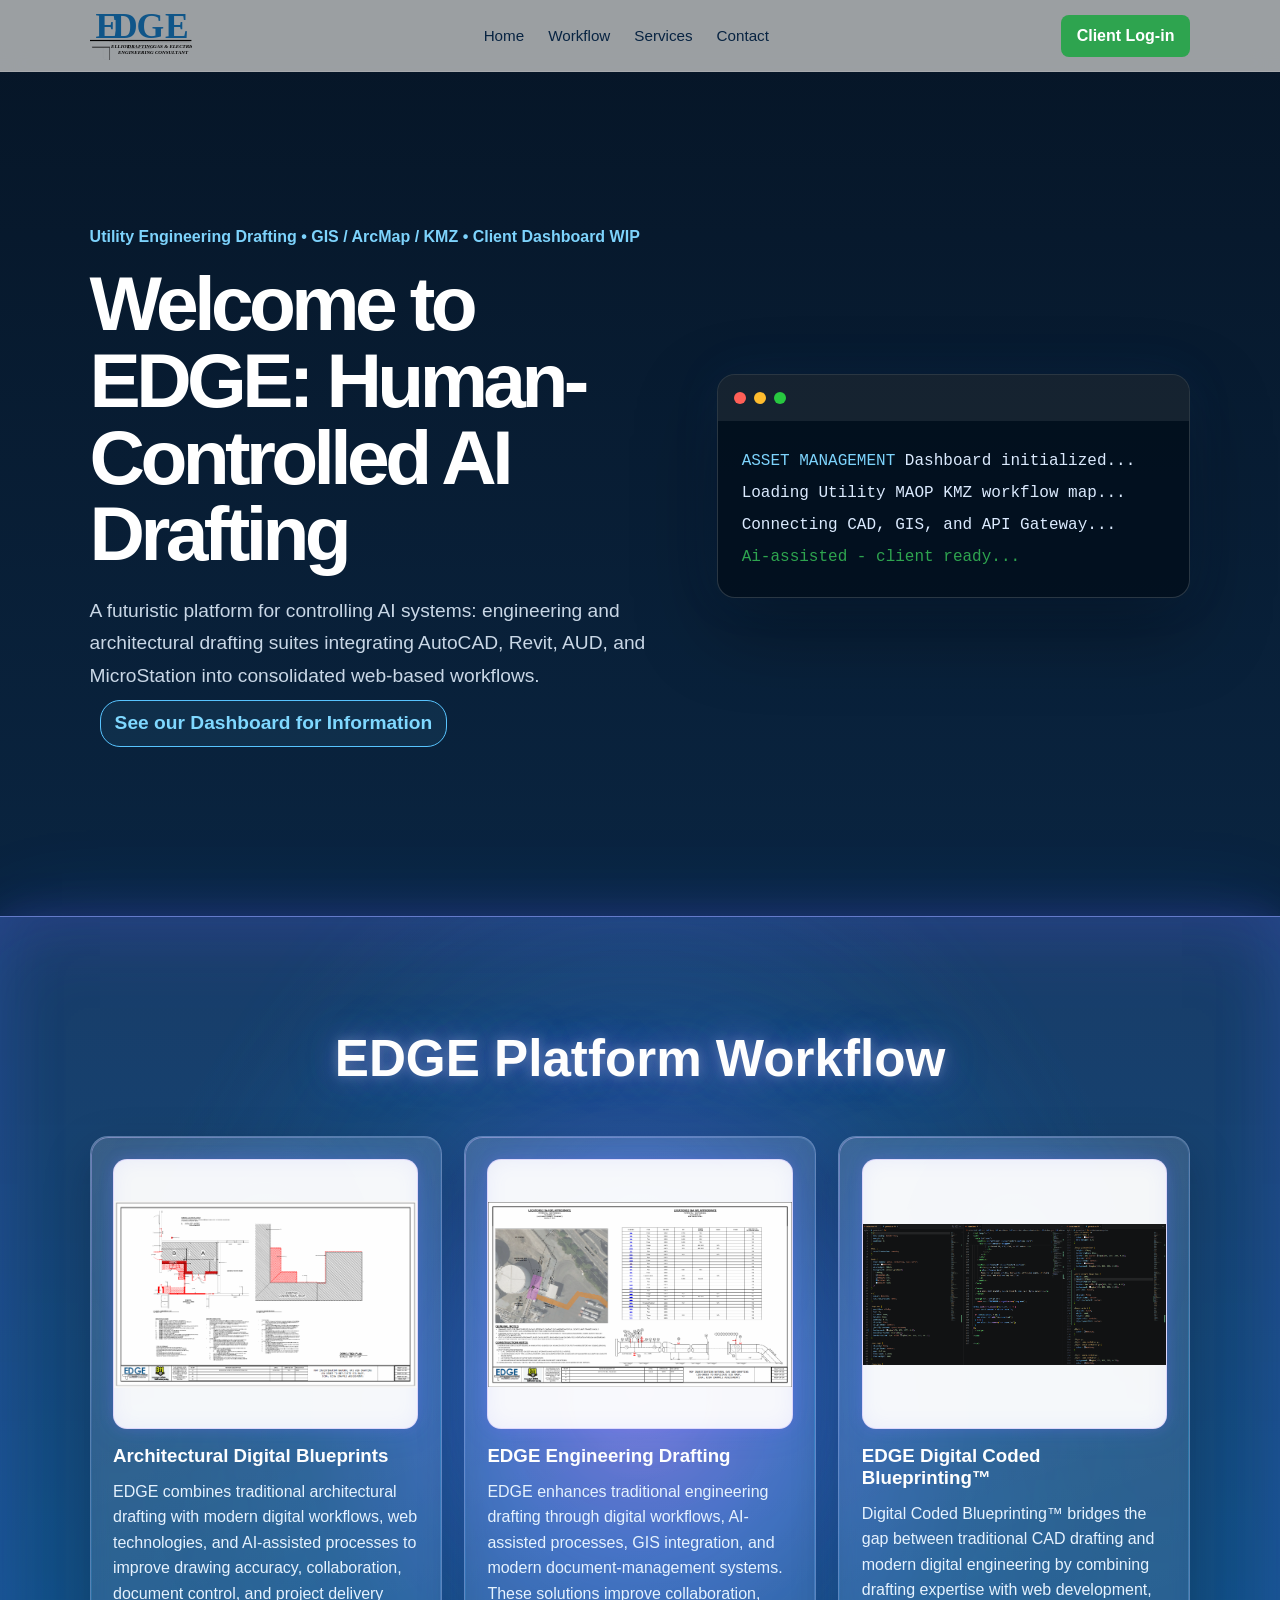
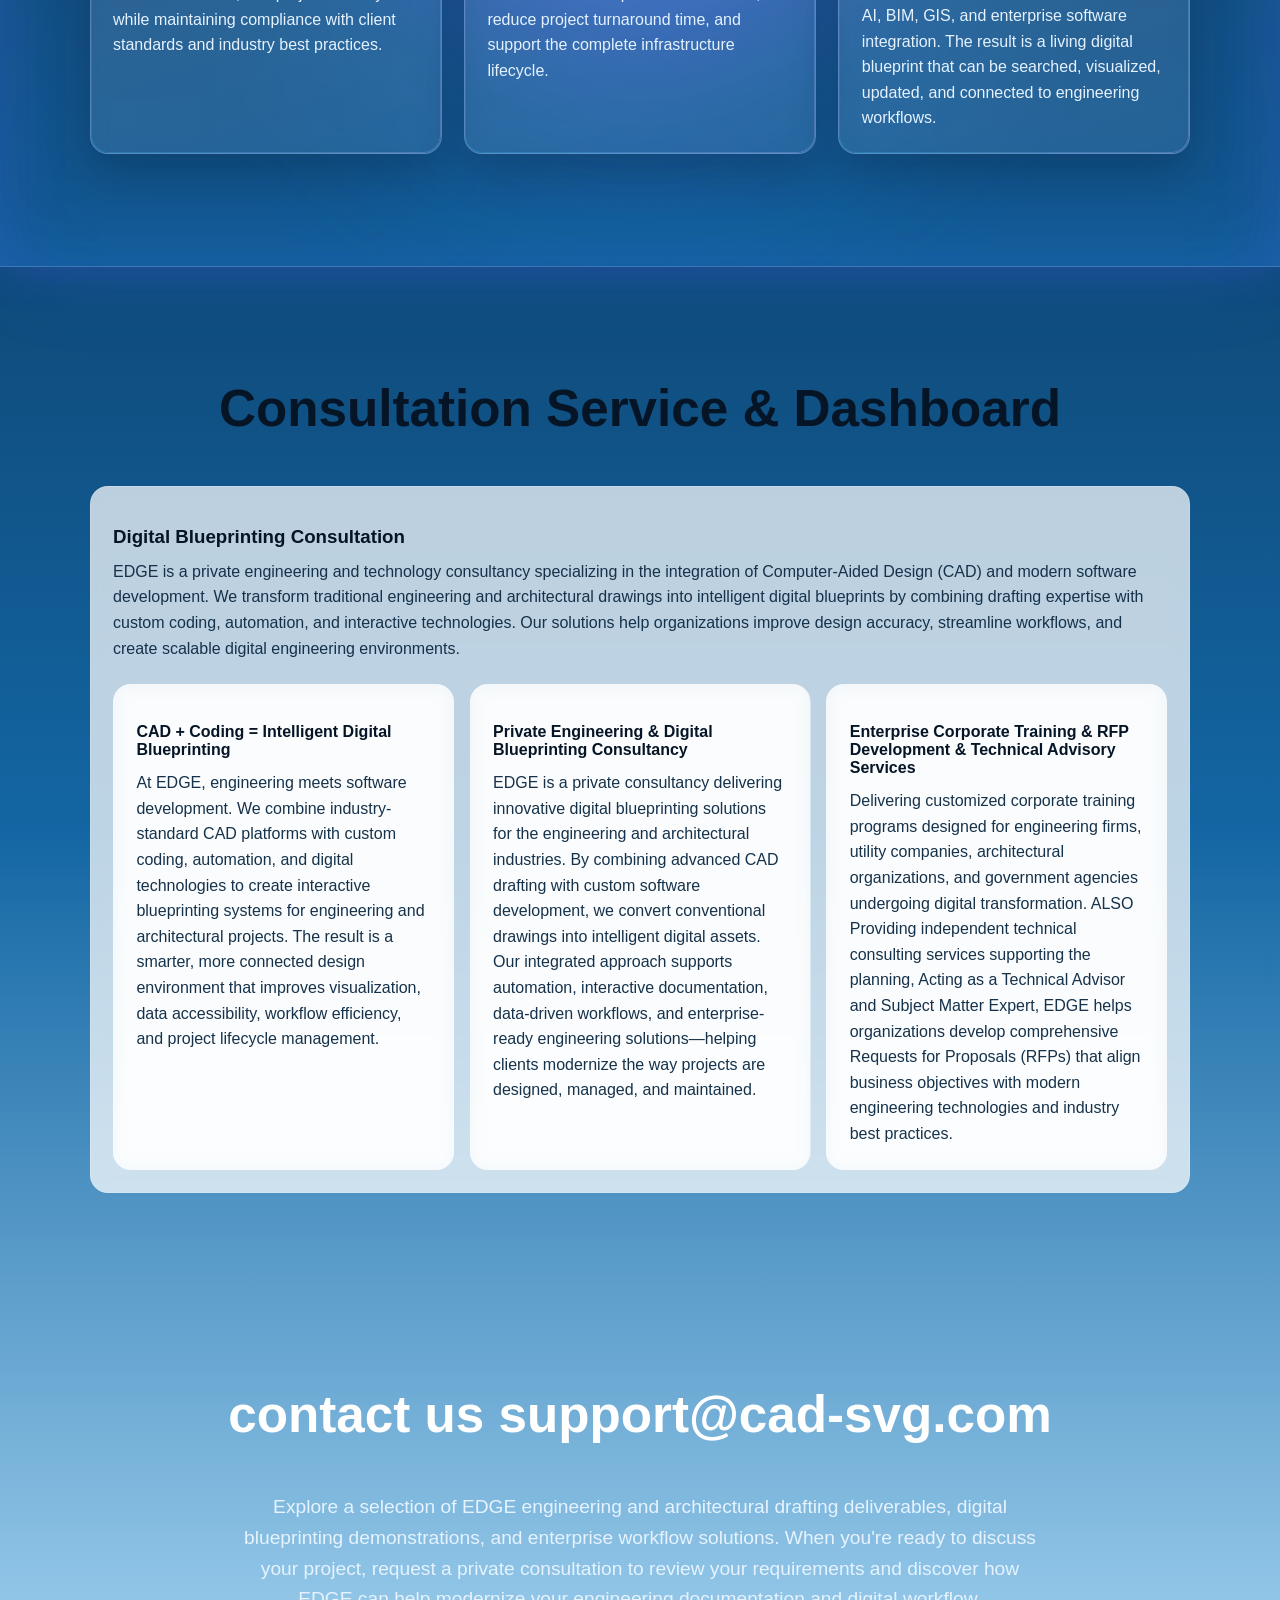
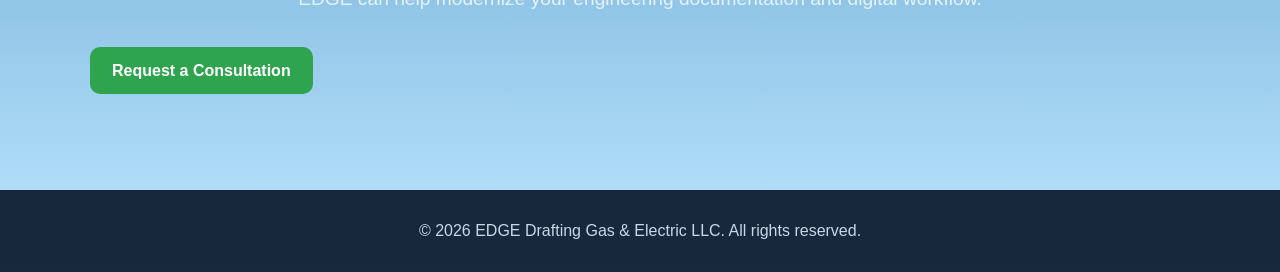
<file: index.html>
<!DOCTYPE html>
<html lang="en">
<head>
  <meta charset="UTF-8" />

  <meta
    name="viewport"
    content="width=device-width, initial-scale=1.0"
  />

  <title>EDGE Welcome Page</title>

  <link
    rel="stylesheet"
    href="style/general.css"
  />



</head>

<body>

  <!-- ==================================================
       TOP NAVIGATION
  =================================================== -->
  <header class="top-nav">

    <div class="nav-logo">
      <img
        src="icon/Logo3.svg"
        alt="EDGE logo"
      />
    </div>

    <nav class="nav-links" aria-label="Main navigation">
      <a href="#home">Home</a>
      <a href="#workflow">Workflow</a>
      <a href="#services">Services</a>
      <a href="#contact">Contact</a>
    </nav>

<div class="nav-actions">
  <a href="pages/login.html" class="register">
    Client Log-in
  </a>
</div>

  </header>


  <!-- ==================================================
       MAIN PAGE
  =================================================== -->
  <main id="home">

    <!-- HERO SECTION -->
    <section class="hero">

      <div class="hero-text">

        <p class="eyebrow">
          Utility Engineering Drafting • GIS / ArcMap / KMZ •
          Client Dashboard WIP
        </p>

        <h1>
          Welcome to EDGE:
          Human-Controlled AI Drafting
        </h1>

        <p class="hero-description">
  A futuristic platform for controlling AI systems:
  engineering and architectural drafting suites integrating
  AutoCAD, Revit, AUD, and MicroStation into consolidated
  web-based workflows.
  <a href="https://cad-svg.com/dashboard/"
     target="_blank"
     rel="noopener noreferrer"
     class="dashboard-inline-link">
     See our Dashboard for Information
  </a>
</p>

  

      </div>


      <!-- HERO TERMINAL CARD -->
      <div class="hero-card">

        <div class="card-header">
          <span></span>
          <span></span>
          <span></span>
        </div>

        <div class="code-box">

          <p>
            <span>ASSET MANAGEMENT</span>
            Dashboard initialized...
          </p>

          <p>
            Loading Utility MAOP KMZ workflow map...
          </p>

          <p>
            Connecting CAD, GIS, and API Gateway...
          </p>

          <p class="success">
            Ai-assisted - client ready...
          </p>

        </div>

      </div>

    </section>


    <!-- ==================================================
         WORKFLOW SECTION WITH GLOW
    =================================================== -->
    <section
      id="workflow"
      class="content-section workflow-glow"
    >

      <h2>EDGE Platform Workflow</h2>

      <div class="box-grid">

        <!-- ARCHITECTURE CARD -->
        <article class="info-box">

          <div class="architecture-image-box">

            <img
              class="image-arch-1"
              src="images/A1_arch1_[pdf].png"
              alt="EDGE architectural digital blueprint"
            />

          </div>

          <h3>
            Architectural Digital Blueprints
          </h3>

          <p>
            EDGE combines traditional architectural drafting with
            modern digital workflows, web technologies, and
            AI-assisted processes to improve drawing accuracy,
            collaboration, document control, and project delivery
            while maintaining compliance with client standards and
            industry best practices.
          </p>

        </article>


        <!-- ENGINEERING CARD -->
        <article class="info-box">

          <div class="engineering-image-box">

            <img
              class="image-engineer-1"
              src="images/B1_Ngas2[pdf].png"
              alt="EDGE engineering drafting"
            />

          </div>

          <h3>
            EDGE Engineering Drafting
          </h3>

          <p>
            EDGE enhances traditional engineering drafting through
            digital workflows, AI-assisted processes, GIS
            integration, and modern document-management systems.
            These solutions improve collaboration, reduce project
            turnaround time, and support the complete infrastructure
            lifecycle.
          </p>

        </article>


        <!-- CODED BLUEPRINTING CARD -->
        <article class="info-box">

          <div class="coder-image-box">

            <img
              class="image-coder-1"
              src="images/1_coder.png"
              alt="EDGE Digital Coded Blueprinting"
            />

          </div>

          <h3>
            EDGE Digital Coded Blueprinting™
          </h3>

          <p>
            Digital Coded Blueprinting™ bridges the gap between
            traditional CAD drafting and modern digital engineering
            by combining drafting expertise with web development,
            AI, BIM, GIS, and enterprise software integration.
            The result is a living digital blueprint that can be
            searched, visualized, updated, and connected to
            engineering workflows.
          </p>

        </article>

      </div>

    </section>


    <!-- ==================================================
         SERVICES SECTION
    =================================================== -->
    <section
      id="services"
      class="content-section light"
    >

    <h2>
  <a href="https://cad-svg.com/dashboard/" 
     target="_blank" 
     rel="noopener noreferrer"
     class="dashboard-link">
    Consultation Service &amp; Dashboard
  </a>
</h2>
      <div class="container-wrapper">

        <div class="main-container">

          <h3>Digital Blueprinting Consultation</h3>

          <p>
           EDGE is a private engineering and technology consultancy specializing in the integration of Computer-Aided Design (CAD) and modern software development. We transform traditional engineering and architectural drawings into intelligent digital blueprints by combining drafting expertise with custom coding, automation, and interactive technologies. Our solutions help organizations improve design accuracy, streamline workflows, and create scalable digital engineering environments.
          </p>

          <div class="sub-container-row">

            <div class="sub-container">

              <h4>CAD + Coding = Intelligent Digital Blueprinting</h4>

              <p>
           At EDGE, engineering meets software development. We combine industry-standard CAD platforms with custom coding, automation, and digital technologies to create interactive blueprinting systems for engineering and architectural projects. The result is a smarter, more connected design environment that improves visualization, data accessibility, workflow efficiency, and project lifecycle management.
              </p>

            </div>


            <div class="sub-container">

              <h4>Private Engineering & Digital Blueprinting Consultancy</h4>

              <p>
            EDGE is a private consultancy delivering innovative digital blueprinting solutions for the engineering and architectural industries. By combining advanced CAD drafting with custom software development, we convert conventional drawings into intelligent digital assets. Our integrated approach supports automation, interactive documentation, data-driven workflows, and enterprise-ready engineering solutions—helping clients modernize the way projects are designed, managed, and maintained.
              </p>

            </div>


            <div class="sub-container">

              <h4>Enterprise Corporate Training & RFP Development & Technical Advisory Services</h4>

              <p>
               Delivering customized corporate training programs designed for engineering firms, utility companies, architectural organizations, and government agencies undergoing digital transformation. ALSO Providing independent technical consulting services supporting the planning, Acting as a Technical Advisor and Subject Matter Expert, EDGE helps organizations develop comprehensive Requests for Proposals (RFPs) that align business objectives with modern engineering technologies and industry best practices.
              </p>

            </div>

          </div>

        </div>

      </div>

    </section>


    <!-- ==================================================
         CONTACT SECTION
    =================================================== -->
    <section
      id="contact"
      class="content-section"
    >

      <h2>contact us support@cad-svg.com </h2>

<p class="center-text">
Explore a selection of EDGE engineering and architectural drafting
deliverables, digital blueprinting demonstrations, and enterprise workflow
solutions. When you're ready to discuss your project, request a private
consultation to review your requirements and discover how EDGE can help
modernize your engineering documentation and digital workflow.
</p>

<div class="hero-buttons">
  <a href="#contact-form" class="primary-btn">
    Request a Consultation
  </a>
</div>

    </section>

  </main>


  <!-- ==================================================
       FOOTER
  =================================================== -->
  <footer>

    <p>
      © 2026 EDGE Drafting Gas &amp; Electric LLC.
      All rights reserved.
    </p>

  </footer>


  <!-- GSAP -->
  <script
    src="https://cdn.jsdelivr.net/npm/gsap@3.12.5/dist/gsap.min.js"
  ></script>


  <!-- ==================================================
       PAGE JAVASCRIPT
  =================================================== -->
  <script>
    document.addEventListener("DOMContentLoaded", () => {
      const nav = document.querySelector(".top-nav");
      const workflow = document.querySelector(".workflow-glow");
      const workflowCards = document.querySelectorAll(
        ".workflow-glow .info-box"
      );

      /*
       * Navigation background after scrolling
       */
      window.addEventListener("scroll", () => {
        if (!nav) {
          return;
        }

        if (window.scrollY > 80) {
          nav.classList.add("nav-scrolled");
        } else {
          nav.classList.remove("nav-scrolled");
        }
      });


      if (!workflow) {
        return;
      }


      /*
       * Mouse-following workflow glow
       */
      workflow.addEventListener("mousemove", (event) => {
        const bounds = workflow.getBoundingClientRect();

        const mouseX = event.clientX - bounds.left;
        const mouseY = event.clientY - bounds.top;

        workflow.style.setProperty(
          "--mouse-x",
          `${mouseX}px`
        );

        workflow.style.setProperty(
          "--mouse-y",
          `${mouseY}px`
        );
      });


      /*
       * Return the glow to the center when
       * the pointer leaves the workflow section
       */
      workflow.addEventListener("mouseleave", () => {
        workflow.style.setProperty("--mouse-x", "50%");
        workflow.style.setProperty("--mouse-y", "50%");
      });


      /*
       * Stop the GSAP animation code if the
       * GSAP CDN did not load
       */
      if (typeof gsap === "undefined") {
        console.warn("GSAP did not load.");
        return;
      }


      /*
       * Fade in workflow section
       */
      gsap.fromTo(
        workflow,
        {
          opacity: 0.92
        },
        {
          opacity: 1,
          duration: 1.4,
          ease: "power2.out"
        }
      );


      /*
       * Slow background movement
       */
      gsap.to(workflow, {
        backgroundPosition: "55% 45%",
        duration: 5,
        repeat: -1,
        yoyo: true,
        ease: "sine.inOut"
      });


      /*
       * Animate cards into position
       */
      gsap.fromTo(
        workflowCards,
        {
          y: 35,
          opacity: 0
        },
        {
          y: 0,
          opacity: 1,
          duration: 0.85,
          stagger: 0.14,
          ease: "power3.out"
        }
      );
    });
  </script>

</body>
</html>
</file>
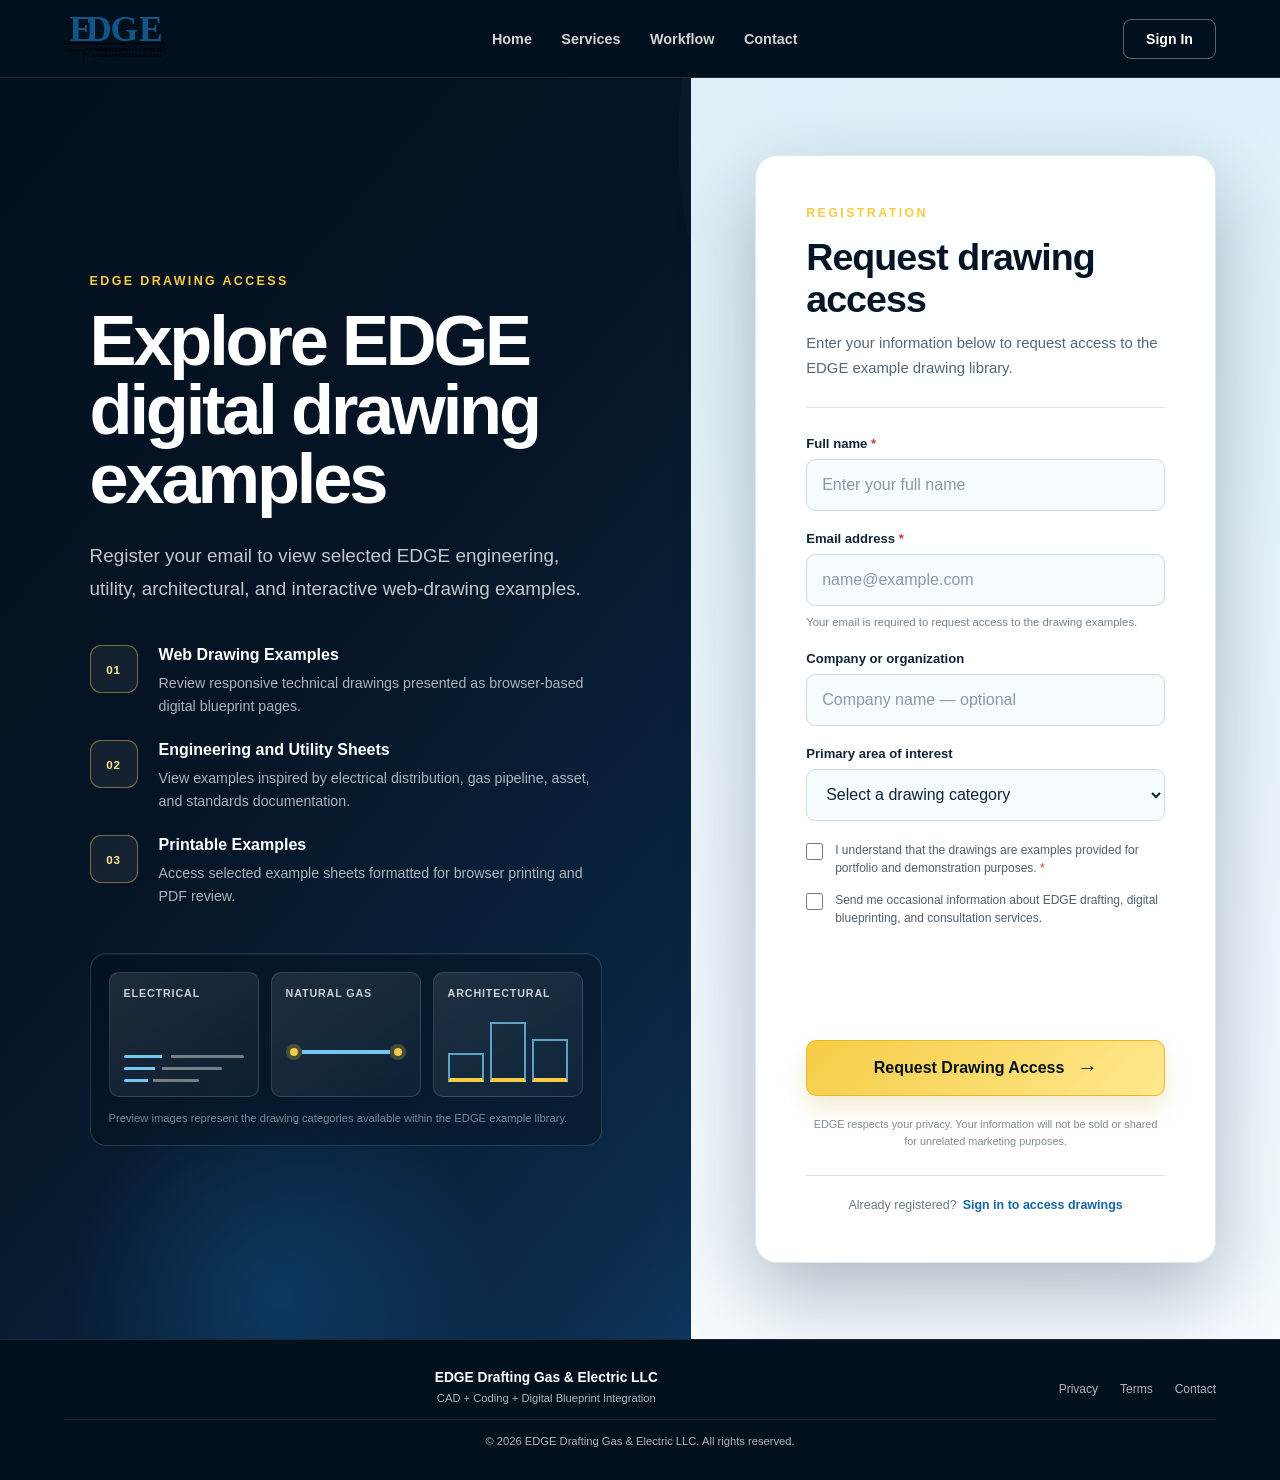
<file: pages/register.html>
<!DOCTYPE html>
<html lang="en">

<head>
  <meta charset="UTF-8">

  <meta
    name="viewport"
    content="width=device-width, initial-scale=1.0"
  >

  <meta
    name="description"
    content="Register for access to EDGE example engineering, utility, and architectural web drawings."
  >

  <title>Register | EDGE Drafting</title>

 <link rel="stylesheet" href="../style/general.css">
<link rel="stylesheet" href="../style/general-register.css">

  <!-- Cloudflare Turnstile -->
  <script
    src="https://challenges.cloudflare.com/turnstile/v0/api.js"
    async
    defer
  ></script>
</head>

<body>

  <!-- =========================================
       HEADER
  ========================================== -->
  <header class="top-nav">

    <div class="nav-logo">
      <img
        src="../icon/Logo3.svg"
        alt="EDGE logo"
      >
    </div>

  <nav class="nav-links" aria-label="Main navigation">
  <a href="../index.html">Home</a>
  <a href="../index.html#services">Services</a>
  <a href="../index.html#workflow">Workflow</a>
  <a href="../index.html#contact">Contact</a>
</nav>

<a class="sign-in-link" href="login.html">
  Sign In
</a>

  </header>


  <!-- =========================================
       MAIN REGISTRATION AREA
  ========================================== -->
  <main class="registration-page">

    <!-- =========================================
         LEFT INFORMATION PANEL
    ========================================== -->
    <section class="information-panel">

      <div class="information-content">

        <p class="eyebrow">
          EDGE Drawing Access
        </p>

        <h1>
          Explore EDGE digital drawing examples
        </h1>

        <p class="intro-text">
          Register your email to view selected EDGE engineering,
          utility, architectural, and interactive web-drawing
          examples.
        </p>


        <!-- ACCESS LIST -->
        <div class="access-list">

          <article class="access-item">

            <div
              class="access-icon"
              aria-hidden="true"
            >
              01
            </div>

            <div>
              <h2>Web Drawing Examples</h2>

              <p>
                Review responsive technical drawings presented as
                browser-based digital blueprint pages.
              </p>
            </div>

          </article>


          <article class="access-item">

            <div
              class="access-icon"
              aria-hidden="true"
            >
              02
            </div>

            <div>
              <h2>Engineering and Utility Sheets</h2>

              <p>
                View examples inspired by electrical distribution,
                gas pipeline, asset, and standards documentation.
              </p>
            </div>

          </article>


          <article class="access-item">

            <div
              class="access-icon"
              aria-hidden="true"
            >
              03
            </div>

            <div>
              <h2>Printable Examples</h2>

              <p>
                Access selected example sheets formatted for browser
                printing and PDF review.
              </p>
            </div>

          </article>

        </div>


        <!-- DRAWING PREVIEW -->
        <div class="drawing-preview">

          <div class="preview-grid">

            <!-- ELECTRICAL -->
            <div class="preview-card">

              <span class="preview-label">
                Electrical
              </span>

              <div class="drawing-lines">
                <span></span>
                <span></span>
                <span></span>
              </div>

            </div>


            <!-- NATURAL GAS -->
            <div class="preview-card">

              <span class="preview-label">
                Natural Gas
              </span>

              <div class="pipeline-preview">
                <span class="pipeline-node"></span>
                <span class="pipeline-line"></span>
                <span class="pipeline-node"></span>
              </div>

            </div>


            <!-- ARCHITECTURAL -->
            <div class="preview-card">

              <span class="preview-label">
                Architectural
              </span>

              <div class="building-preview">
                <span></span>
                <span></span>
                <span></span>
              </div>

            </div>

          </div>

          <p class="preview-note">
            Preview images represent the drawing categories available
            within the EDGE example library.
          </p>

        </div>

      </div>

    </section>


    <!-- =========================================
         RIGHT REGISTRATION FORM
    ========================================== -->
    <section class="form-panel">

      <div class="registration-card">

        <div class="form-heading">

          <p class="form-eyebrow">
            Registration
          </p>

          <h2>
            Request drawing access
          </h2>

          <p>
            Enter your information below to request access to the EDGE
            example drawing library.
          </p>

        </div>


        <!-- =========================================
             REGISTRATION FORM
        ========================================== -->
        <form
          id="edge-registration-form"
          class="registration-form"
          method="post"
        >

          <!-- FULL NAME -->
          <div class="form-group">

            <label for="full-name">
              Full name
              <span class="required">*</span>
            </label>

            <input
              type="text"
              id="full-name"
              name="full_name"
              placeholder="Enter your full name"
              autocomplete="name"
              maxlength="100"
              required
            >

          </div>


          <!-- EMAIL -->
          <div class="form-group">

            <label for="email">
              Email address
              <span class="required">*</span>
            </label>

            <input
              type="email"
              id="email"
              name="email"
              placeholder="name@example.com"
              autocomplete="email"
              maxlength="254"
              required
            >

            <small>
              Your email is required to request access to the drawing
              examples.
            </small>

          </div>


          <!-- COMPANY -->
          <div class="form-group">

            <label for="company">
              Company or organization
            </label>

            <input
              type="text"
              id="company"
              name="company"
              placeholder="Company name — optional"
              autocomplete="organization"
              maxlength="150"
            >

          </div>


          <!-- INTEREST -->
          <div class="form-group">

            <label for="interest">
              Primary area of interest
            </label>

            <select
              id="interest"
              name="interest"
            >

              <option value="">
                Select a drawing category
              </option>

              <option value="electrical">
                Electrical and utility standards
              </option>

              <option value="natural-gas">
                Natural gas pipeline drawings
              </option>

              <option value="architectural">
                Architectural drafting
              </option>

              <option value="digital-blueprinting">
                Digital coded blueprinting
              </option>

              <option value="training">
                Corporate training and documentation
              </option>

              <option value="other">
                Other
              </option>

            </select>

          </div>


<!-- ACCESS TERMS -->
<label class="checkbox-row">
  <input
    type="checkbox"
    id="access-terms"
    name="access_terms"
    required
  >

  <span>
    I understand that the drawings are examples provided
    for portfolio and demonstration purposes.
    <span class="required">*</span>
  </span>
</label>

<!-- OPTIONAL MARKETING CONSENT -->
<label class="checkbox-row optional-checkbox">
  <input
    type="checkbox"
    id="project-updates"
    name="project_updates"
  >

  <span>
    Send me occasional information about EDGE drafting,
    digital blueprinting, and consultation services.
  </span>
</label>




          <!-- CLOUDFLARE TURNSTILE -->
          <div class="turnstile-container">

            <div
              class="cf-turnstile"
              data-sitekey="0x4AAAAAAD-e4mvOnVIg5WvD"
              data-theme="light"
            ></div>

          </div>


          <!-- SUCCESS OR ERROR MESSAGE -->
          <div
            id="registration-message"
            class="registration-message"
            role="status"
            aria-live="polite"
          ></div>


          <!-- SUBMIT BUTTON -->
          <button
            id="register-button"
            class="register-button"
            type="submit"
          >

            <span class="button-text">
              Request Drawing Access
            </span>

            <span
              class="button-arrow"
              aria-hidden="true"
            >
              →
            </span>

          </button>


          <p class="privacy-message">
            EDGE respects your privacy. Your information will not be
            sold or shared for unrelated marketing purposes.
          </p>

        </form>


        <!-- SIGN-IN MESSAGE -->
        <div class="sign-in-message">

          <span>
            Already registered?
          </span>

          <a href="login.html">
            Sign in to access drawings
          </a>

        </div>

      </div>

    </section>

  </main>


  <!-- =========================================
       FOOTER
  ========================================== -->
  <footer class="site-footer">

    <div class="footer-brand">

      <strong>
        EDGE Drafting Gas &amp; Electric LLC
      </strong>

      <span>
        CAD + Coding + Digital Blueprint Integration
      </span>

    </div>

<div class="footer-links">
  <a href="privacy.html">Privacy</a>
  <a href="terms.html">Terms</a>
  <a href="../index.html#contact">Contact</a>
</div>

    <p class="copyright">
      &copy; 2026 EDGE Drafting Gas &amp; Electric LLC.
      All rights reserved.
    </p>

  </footer>


  <!-- =========================================
       CLOUDFLARE WORKER FORM SUBMISSION
  ========================================== -->
<script>
  const registrationForm =
    document.getElementById("edge-registration-form");

  const registrationMessage =
    document.getElementById("registration-message");

  const registerButton =
    document.getElementById("register-button");

  const buttonText =
    registerButton.querySelector(".button-text");

  registrationForm.addEventListener("submit", async function (event) {
    event.preventDefault();

    registrationMessage.textContent = "";
    registrationMessage.className = "registration-message";

    const turnstileResponse =
      document.querySelector('[name="cf-turnstile-response"]');

    const turnstileToken =
      turnstileResponse?.value?.trim() || "";

    if (!turnstileToken) {
      registrationMessage.textContent =
        "Please complete the security verification.";

      registrationMessage.classList.add(
        "registration-message--error"
      );

      return;
    }

    const registrationData = {
      fullName:
        document.getElementById("full-name").value.trim(),

      email:
        document.getElementById("email").value.trim(),

      company:
        document.getElementById("company").value.trim(),

      interest:
        document.getElementById("interest").value,

      acceptedTerms:
        document.getElementById("access-terms").checked,

      marketingConsent:
        document.getElementById("project-updates").checked,

      turnstileToken
    };

    registerButton.disabled = true;
    buttonText.textContent = "Sending PIN...";

    try {
      const response = await fetch("/api/register", {
        method: "POST",

        headers: {
          "Content-Type": "application/json"
        },

        body: JSON.stringify(registrationData)
      });

      const responseText = await response.text();

      let result;

      try {
        result = JSON.parse(responseText);
      } catch {
        throw new Error(
          `The registration server returned an invalid response. HTTP ${response.status}.`
        );
      }

      if (!response.ok) {
        throw new Error(
          result.message ||
          `Registration failed with HTTP ${response.status}.`
        );
      }

      sessionStorage.setItem(
        "edgeVerificationEmail",
        registrationData.email
      );

      registrationMessage.textContent =
        result.message ||
        "Your verification PIN has been sent.";

      registrationMessage.classList.add(
        "registration-message--success"
      );

      window.setTimeout(() => {
        window.location.href =
          `/pages/verify.html?email=${encodeURIComponent(
            registrationData.email
          )}`;
      }, 900);

    } catch (error) {
      console.error("EDGE registration error:", error);

      registrationMessage.textContent =
        error.message ||
        "Registration could not be completed.";

      registrationMessage.classList.add(
        "registration-message--error"
      );

      if (window.turnstile) {
        window.turnstile.reset();
      }

    } finally {
      registerButton.disabled = false;
      buttonText.textContent = "Request Drawing Access";
    }
  });
</script>

</body>

</html>
</file>
<file: style/general.css>
/* =====================================================
   RESET
===================================================== */

* {
  box-sizing: border-box;
  margin: 0;
  padding: 0;
}

html {
  scroll-behavior: smooth;
}

body {
  min-height: 100vh;
  overflow-x: hidden;

  font-family: Arial, Helvetica, sans-serif;
  color: #ffffff;

  background: linear-gradient(
    180deg,
    #061526 0%,
    #0b2a4a 35%,
    #1366a3 70%,
    #bde7ff 100%
  );
}

a {
  color: inherit;
  text-decoration: none;
}

img {
  max-width: 100%;
}

.dashboard-link {
  color: inherit;
  text-decoration: none;
  transition: color 0.3s ease, text-shadow 0.3s ease;
}

.dashboard-link:hover {
  color: #ffd54a;
  text-shadow: 0 0 10px rgba(255, 213, 74, 0.8);
}

.dashboard-inline-link {
  display: inline-block;
  margin-left: 10px;
  margin-top: 8px;
  padding: 6px 14px;
  border: 1px solid #58c4ff;
  border-radius: 20px;
  color: #7fd8ff;
  background: rgba(88, 196, 255, 0.08);
  text-decoration: none;
  font-weight: 600;
  transition: all 0.3s ease;
}

.dashboard-inline-link:hover {
  color: #061526;
  background: #ffd54a;
  border-color: #ffd54a;
  box-shadow: 0 0 15px rgba(255, 213, 74, 0.7);
}

/* =====================================================
   TOP NAVIGATION
===================================================== */

.top-nav {
  position: sticky;
  top: 0;
  z-index: 1000;

  width: 100%;
  min-height: 72px;
  padding: 0 7%;

  display: flex;
  align-items: center;
  justify-content: space-between;
  gap: 2rem;

  background: rgba(172, 175, 177, 0.9);

  -webkit-backdrop-filter: blur(12px);
  backdrop-filter: blur(12px);

  border-bottom: 1px solid rgba(255, 255, 255, 0.12);

  transition:
    background 0.3s ease,
    box-shadow 0.3s ease,
    border-color 0.3s ease;
}

.top-nav.nav-scrolled {
  background: rgba(6, 21, 38, 0.94);
  border-bottom-color: rgba(125, 211, 252, 0.25);

  box-shadow:
    0 10px 35px rgba(0, 0, 0, 0.28);
}


/* Logo */

.nav-logo {
  display: flex;
  align-items: center;

  font-size: 1.3rem;
  font-weight: 800;
}

.nav-logo img {
  display: block;
  width: auto;
  height: 48px;
}


/* Navigation links */

.nav-links {
  display: flex;
  align-items: center;
  gap: 1.5rem;

  font-size: 0.95rem;
}

.nav-links a {
  position: relative;

  padding: 0.5rem 0;

  color: #082442;

  transition:
    color 0.3s ease,
    text-shadow 0.3s ease;
}

.nav-links a::after {
  content: "";

  position: absolute;
  left: 0;
  bottom: 0;

  width: 0;
  height: 2px;

  background: #7dd3fc;

  transition: width 0.3s ease;
}

.nav-links a:hover {
  color: #ffffff;

  text-shadow:
    0 0 14px rgba(125, 211, 252, 0.6);
}

.nav-links a:hover::after {
  width: 100%;
}

.top-nav.nav-scrolled .nav-links a {
  color: #dbeafe;
}


/* Navigation actions */

.nav-actions {
  display: flex;
  align-items: center;
  gap: 0.8rem;
}

.sign-in,
.register {
  display: inline-flex;
  align-items: center;
  justify-content: center;

  min-height: 42px;

  border-radius: 8px;

  transition:
    transform 0.25s ease,
    background 0.25s ease,
    border-color 0.25s ease,
    box-shadow 0.25s ease;
}

.sign-in {
  padding: 0.55rem 1rem;

  color: #082442;

  border: 1px solid #8ca8c3;
}

.register {
  padding: 0.6rem 1rem;

  background: #2ea44f;

  font-weight: 700;
}

.sign-in:hover,
.register:hover {
  transform: translateY(-2px);
}

.sign-in:hover {
  color: #ffffff;

  border-color: #ffffff;

  background: rgba(255, 255, 255, 0.1);
}

.register:hover {
  background: #35b85a;

  box-shadow:
    0 8px 24px rgba(46, 164, 79, 0.35);
}

.top-nav.nav-scrolled .sign-in {
  color: #ffffff;
}


/* =====================================================
   HERO SECTION
===================================================== */

.hero {
  min-height: calc(100vh - 72px);
  padding: 7%;

  display: grid;
  grid-template-columns: 1.1fr 0.9fr;
  align-items: center;
  gap: 3rem;
}

.hero-text {
  position: relative;
  z-index: 2;
}

.eyebrow {
  margin-bottom: 1rem;

  color: #7dd3fc;

  font-weight: 700;
  line-height: 1.5;
}

.hero h1 {
  max-width: 900px;
  margin-bottom: 1.4rem;

  font-size: clamp(2.5rem, 6vw, 5.8rem);
  line-height: 1;
  letter-spacing: -0.06em;
}

.hero-description {
  max-width: 700px;

  color: #c9d7e6;

  font-size: 1.2rem;
  line-height: 1.7;
}

.hero-buttons {
  margin-top: 2rem;

  display: flex;
  flex-wrap: wrap;
  gap: 1rem;
}

.primary-btn,
.secondary-btn {
  display: inline-flex;
  align-items: center;
  justify-content: center;

  padding: 0.9rem 1.4rem;

  border-radius: 10px;

  font-weight: 800;

  transition:
    transform 0.3s ease,
    background 0.3s ease,
    border-color 0.3s ease,
    box-shadow 0.3s ease;
}

.primary-btn {
  background: #2ea44f;
}

.secondary-btn {
  border: 1px solid #8ca8c3;
}

.primary-btn:hover,
.secondary-btn:hover {
  transform: translateY(-3px);
}

.primary-btn:hover {
  background: #35b85a;

  box-shadow:
    0 12px 30px rgba(46, 164, 79, 0.35);
}

.secondary-btn:hover {
  border-color: #ffffff;

  background: rgba(255, 255, 255, 0.08);
}


/* =====================================================
   HERO TERMINAL CARD
===================================================== */

.hero-card {
  position: relative;

  overflow: hidden;

  border: 1px solid rgba(255, 255, 255, 0.16);
  border-radius: 18px;

  background: rgba(1, 13, 25, 0.75);

  box-shadow:
    0 30px 80px rgba(0, 0, 0, 0.35),
    0 0 50px rgba(54, 133, 255, 0.08);
}

.card-header {
  height: 46px;
  padding: 0 1rem;

  display: flex;
  align-items: center;
  gap: 0.5rem;

  background: rgba(255, 255, 255, 0.08);
}

.card-header span {
  width: 12px;
  height: 12px;

  border-radius: 50%;

  background: #8ca8c3;
}

.card-header span:nth-child(1) {
  background: #ff5f57;
}

.card-header span:nth-child(2) {
  background: #febc2e;
}

.card-header span:nth-child(3) {
  background: #28c840;
}

.code-box {
  padding: 1.5rem;

  color: #dbeafe;

  font-family: Consolas, "Courier New", monospace;
  line-height: 2;
}

.code-box span {
  color: #7dd3fc;
}

.success {
  color: #2ea44f;
}


/* =====================================================
   GENERAL CONTENT SECTIONS
===================================================== */

.content-section {
  position: relative;

  width: 100%;
  padding: 6rem 7%;
}

.content-section h2 {
  margin-bottom: 3rem;

  text-align: center;

  font-size: clamp(2rem, 4vw, 3.5rem);
}


/* =====================================================
   WORKFLOW GLOW SECTION
===================================================== */

.workflow-glow {
  --mouse-x: 50%;
  --mouse-y: 50%;

  position: relative;

  isolation: isolate;
  overflow: hidden;

  margin: 1rem 0;
  padding-top: 7rem;
  padding-bottom: 7rem;

  border-top: 1px solid rgba(170, 158, 255, 0.55);
  border-bottom: 1px solid rgba(105, 175, 255, 0.5);

  background:
    radial-gradient(
      circle at var(--mouse-x) var(--mouse-y),
      rgba(137, 108, 255, 0.30) 0%,
      rgba(76, 118, 255, 0.18) 22%,
      rgba(30, 102, 167, 0.09) 43%,
      transparent 68%
    ),
    linear-gradient(
      180deg,
      rgba(27, 63, 107, 0.92) 0%,
      rgba(19, 92, 151, 0.86) 100%
    );

  box-shadow:
    inset 0 25px 70px rgba(114, 87, 255, 0.15),
    inset 0 -25px 70px rgba(46, 148, 255, 0.14),
    0 0 40px rgba(103, 86, 255, 0.24),
    0 0 100px rgba(49, 129, 255, 0.16);
}


/* Large background glow */

.workflow-glow::before {
  content: "";

  position: absolute;
  z-index: -2;

  top: -10%;
  left: 15%;

  width: 70%;
  height: 120%;

  border-radius: 50%;

  background: radial-gradient(
    ellipse at center,
    rgba(149, 119, 255, 0.44) 0%,
    rgba(83, 118, 255, 0.26) 28%,
    rgba(26, 132, 211, 0.13) 52%,
    transparent 74%
  );

  filter: blur(55px);

  opacity: 0.8;

  pointer-events: none;
}


/* Mouse-following glow */

.workflow-glow::after {
  content: "";

  position: absolute;
  z-index: -1;

  left: var(--mouse-x);
  top: var(--mouse-y);

  width: 470px;
  height: 470px;

  border-radius: 50%;

  transform: translate(-50%, -50%);

  background: radial-gradient(
    circle,
    rgba(184, 156, 255, 0.34) 0%,
    rgba(101, 119, 255, 0.23) 25%,
    rgba(39, 154, 255, 0.12) 50%,
    transparent 72%
  );

  filter: blur(24px);

  opacity: 0.88;

  pointer-events: none;
}


/* Keep content above the glow */

.workflow-glow > * {
  position: relative;
  z-index: 2;
}


/* Workflow heading */

.workflow-glow h2 {
  color: #ffffff;

  text-shadow:
    0 0 12px rgba(255, 255, 255, 0.25),
    0 0 30px rgba(139, 113, 255, 0.4),
    0 0 55px rgba(58, 148, 255, 0.28);
}


/* =====================================================
   WORKFLOW CARD GRID
===================================================== */

.box-grid {
  display: grid;
  grid-template-columns: repeat(3, minmax(0, 1fr));
  align-items: stretch;
  gap: 1.4rem;
}

.info-box,
.main-container,
.sub-container {
  padding: 1.4rem;

  border: 1px solid rgba(255, 255, 255, 0.18);
  border-radius: 18px;

  background: rgba(255, 255, 255, 0.11);

  -webkit-backdrop-filter: blur(8px);
  backdrop-filter: blur(8px);
}

.info-box h3,
.main-container h3,
.sub-container h4 {
  margin: 1rem 0 0.7rem;
}

.info-box p,
.main-container p,
.sub-container p,
.center-text {
  color: #e6f3ff;

  line-height: 1.6;
}


/* =====================================================
   INDIVIDUAL WORKFLOW CARD GLOW
===================================================== */

.workflow-glow .info-box {
  position: relative;

  isolation: isolate;
  overflow: hidden;

  min-width: 0;

  background: linear-gradient(
    160deg,
    rgba(255, 255, 255, 0.15),
    rgba(255, 255, 255, 0.075)
  );

  border: 1px solid rgba(184, 205, 255, 0.32);

  box-shadow:
    inset 0 1px 0 rgba(255, 255, 255, 0.13),
    0 18px 45px rgba(1, 12, 28, 0.25),
    0 0 0 rgba(122, 103, 255, 0);

  transition:
    transform 0.4s ease,
    border-color 0.4s ease,
    box-shadow 0.4s ease;
}


/* Soft glow inside each card */

.workflow-glow .info-box::before {
  content: "";

  position: absolute;
  z-index: -1;

  top: -10%;
  left: 7.5%;

  width: 85%;
  height: 55%;

  border-radius: 50%;

  background: radial-gradient(
    ellipse,
    rgba(157, 128, 255, 0.32) 0%,
    rgba(58, 143, 255, 0.17) 38%,
    transparent 72%
  );

  filter: blur(30px);

  opacity: 0.58;

  transition:
    opacity 0.4s ease,
    transform 0.4s ease;

  pointer-events: none;
}


/* Illuminated card border */

.workflow-glow .info-box::after {
  content: "";

  position: absolute;
  z-index: -1;

  inset: 0;

  padding: 1px;

  border-radius: inherit;

  background: linear-gradient(
    135deg,
    rgba(196, 181, 255, 0.82),
    rgba(92, 153, 255, 0.22),
    rgba(38, 202, 255, 0.48),
    rgba(196, 181, 255, 0.58)
  );

  -webkit-mask:
    linear-gradient(#ffffff 0 0) content-box,
    linear-gradient(#ffffff 0 0);

  -webkit-mask-composite: xor;

  mask:
    linear-gradient(#ffffff 0 0) content-box,
    linear-gradient(#ffffff 0 0);

  mask-composite: exclude;

  opacity: 0.5;

  pointer-events: none;
}


/* Card hover */

.workflow-glow .info-box:hover {
  transform: translateY(-10px);

  border-color: rgba(197, 184, 255, 0.7);

  box-shadow:
    inset 0 1px 0 rgba(255, 255, 255, 0.18),
    0 24px 55px rgba(1, 12, 28, 0.38),
    0 0 25px rgba(132, 101, 255, 0.3),
    0 0 55px rgba(45, 142, 255, 0.22);
}

.workflow-glow .info-box:hover::before {
  opacity: 1;

  transform: scale(1.15);
}

.workflow-glow .info-box:hover::after {
  opacity: 0.95;
}


/* =====================================================
   IMAGE CONTAINERS
===================================================== */

.architecture-image-box,
.engineering-image-box,
.coder-image-box {
  position: relative;

  width: 100%;
  height: 270px;

  overflow: hidden;

  display: flex;
  align-items: center;
  justify-content: center;

  border: 1px solid rgba(207, 198, 255, 0.62);
  border-radius: 14px;

  background: rgba(255, 255, 255, 0.96);

  box-shadow:
    0 0 14px rgba(139, 111, 255, 0.22),
    0 0 32px rgba(59, 143, 255, 0.15),
    inset 0 0 20px rgba(110, 126, 255, 0.09);

  transition:
    transform 0.4s ease,
    border-color 0.4s ease,
    box-shadow 0.4s ease;
}

.image-arch-1,
.image-engineer-1,
.image-coder-1 {
  display: block;

  width: 100%;
  height: 100%;

  object-fit: contain;
  object-position: center;

  transition:
    transform 0.5s ease,
    filter 0.5s ease;
}


/* Image hover glow */

.workflow-glow .info-box:hover .architecture-image-box,
.workflow-glow .info-box:hover .engineering-image-box,
.workflow-glow .info-box:hover .coder-image-box {
  transform: scale(1.015);

  border-color: rgba(218, 209, 255, 0.92);

  box-shadow:
    0 0 20px rgba(157, 130, 255, 0.46),
    0 0 52px rgba(48, 143, 255, 0.3),
    inset 0 0 25px rgba(118, 102, 255, 0.14);
}

.workflow-glow .info-box:hover .image-arch-1,
.workflow-glow .info-box:hover .image-engineer-1,
.workflow-glow .info-box:hover .image-coder-1 {
  transform: scale(1.025);

  filter:
    brightness(1.03)
    contrast(1.02);
}


/* =====================================================
   LIGHT SERVICES SECTION
===================================================== */

.light {
  color: #061526;
}

.light p,
.light .sub-container p,
.light .main-container p {
  color: #16324a;
}

.light .main-container,
.light .sub-container {
  color: #061526;

  background: rgba(255, 255, 255, 0.72);
}

.container-wrapper {
  max-width: 1200px;
  margin: 0 auto;
}

.sub-container-row {
  margin-top: 1.4rem;

  display: grid;
  grid-template-columns: repeat(3, minmax(0, 1fr));
  gap: 1rem;
}


/* =====================================================
   CONTACT
===================================================== */

.center-text {
  max-width: 800px;
  margin: 0 auto;

  text-align: center;

  font-size: 1.2rem;
}

/* Bottom Sign In / Register Buttons */

.bottom-buttons{
    margin-top:40px;

    display:flex;
    justify-content:center;
    align-items:center;
    gap:18px;

    flex-wrap:wrap;
}

.bottom-buttons .primary-btn,
.bottom-buttons .secondary-btn{
    min-width:170px;
    padding:15px 30px;
    font-size:1rem;
}


/* =====================================================
   FOOTER
===================================================== */

footer {
  padding: 2rem 7%;

  text-align: center;

  color: #c9d7e6;

  background: rgba(6, 21, 38, 0.9);
}


/* =====================================================
   TABLET
===================================================== */

@media (max-width: 1100px) {
  .box-grid {
    grid-template-columns: repeat(2, minmax(0, 1fr));
  }

  .box-grid .info-box:last-child {
    grid-column: 1 / -1;
    max-width: 600px;
    width: 100%;
    justify-self: center;
  }
}


/* =====================================================
   MOBILE
===================================================== */

@media (max-width: 900px) {
  .top-nav {
    position: relative;

    height: auto;
    padding: 1rem 5%;

    flex-direction: column;
    gap: 1rem;
  }

  .nav-links,
  .nav-actions {
    flex-wrap: wrap;
    justify-content: center;
  }

  .hero {
    min-height: auto;
    padding: 5rem 5%;

    grid-template-columns: 1fr;
  }

  .content-section {
    padding: 5rem 5%;
  }

  .workflow-glow {
    padding-top: 5rem;
    padding-bottom: 5rem;
  }

  .box-grid,
  .sub-container-row {
    grid-template-columns: 1fr;
  }

  .box-grid .info-box:last-child {
    grid-column: auto;
    max-width: none;
  }
}


/* =====================================================
   SMALL MOBILE
===================================================== */

@media (max-width: 600px) {
  .nav-links {
    gap: 0.8rem;
  }

  .hero {
    padding-top: 4rem;
    padding-bottom: 4rem;
  }

  .hero h1 {
    font-size: clamp(2.4rem, 13vw, 4rem);
  }

  .hero-description {
    font-size: 1rem;
  }

  .hero-buttons {
    flex-direction: column;
  }

  .primary-btn,
  .secondary-btn {
    width: 100%;
  }

  .architecture-image-box,
  .engineering-image-box,
  .coder-image-box {
    height: 220px;
  }

  .workflow-glow::after {
    width: 330px;
    height: 330px;
  }
}

.bottom-buttons{
    flex-direction:column;
}

.bottom-buttons .primary-btn,
.bottom-buttons .secondary-btn{
    width:100%;
    max-width:280px;
}


/* =====================================================
   REDUCED MOTION
===================================================== */

@media (prefers-reduced-motion: reduce) {
  html {
    scroll-behavior: auto;
  }

  *,
  *::before,
  *::after {
    animation-duration: 0.01ms !important;
    animation-iteration-count: 1 !important;
    transition-duration: 0.01ms !important;
  }

  .workflow-glow .info-box:hover {
    transform: none;
  }

  .workflow-glow .info-box:hover .architecture-image-box,
  .workflow-glow .info-box:hover .engineering-image-box,
  .workflow-glow .info-box:hover .coder-image-box {
    transform: none;
  }
}
</file>
<file: style/general-register.css>
/* =========================================
   ROOT SETTINGS
========================================= */

:root {
  --navy-950: #03101d;
  --navy-900: #061526;
  --navy-850: #082039;
  --navy-800: #0b2a4a;
  --navy-700: #0d4777;
  --blue-600: #1366a3;
  --blue-500: #1d82c4;
  --blue-300: #74c7ef;
  --blue-100: #d8f2ff;

  --white: #ffffff;
  --off-white: #f5fbff;
  --text-dark: #102436;
  --text-medium: #526779;
  --border-light: #d4e5ef;

  --yellow: #f5cc45;
  --yellow-light: #ffe88e;

  --success: #39d98a;

  --shadow-large:
    0 30px 80px rgba(0, 20, 38, 0.28);

  --shadow-medium:
    0 18px 45px rgba(0, 32, 58, 0.18);
}


/* =========================================
   RESET
========================================= */

* {
  box-sizing: border-box;
  margin: 0;
  padding: 0;
}

html {
  scroll-behavior: smooth;
}

body {
  min-height: 100vh;
  font-family:
    Arial,
    Helvetica,
    sans-serif;
  color: var(--white);
  background: var(--navy-900);
}

a {
  color: inherit;
  text-decoration: none;
}

button,
input,
select {
  font: inherit;
}


/* =========================================
   HEADER
========================================= */

.top-nav {
  position: relative;
  z-index: 100;
  min-height: 78px;
  padding: 12px clamp(20px, 5vw, 80px);

  display: flex;
  align-items: center;
  justify-content: space-between;
  gap: 28px;

  background: rgba(3, 16, 29, 0.94);
  border-bottom: 1px solid rgba(255, 255, 255, 0.12);

  backdrop-filter: blur(16px);
  -webkit-backdrop-filter: blur(16px);
}

.brand {
  min-width: 250px;

  display: flex;
  align-items: center;
  gap: 13px;
}

.brand-logo {
  width: 52px;
  height: 52px;
  object-fit: contain;
}

.brand-text {
  display: flex;
  flex-direction: column;
  gap: 2px;
}

.brand-name {
  font-size: 1.25rem;
  font-weight: 800;
  letter-spacing: 0.13em;
}

.brand-subtitle {
  color: rgba(255, 255, 255, 0.67);
  font-size: 0.67rem;
  line-height: 1.35;
  letter-spacing: 0.04em;
}

.nav-links {
  display: flex;
  align-items: center;
  justify-content: center;
  gap: clamp(16px, 2.3vw, 36px);
}

.nav-links a {
  position: relative;

  padding: 10px 0;

  color: rgba(255, 255, 255, 0.82);
  font-size: 0.9rem;
  font-weight: 600;

  transition:
    color 0.25s ease,
    transform 0.25s ease;
}

.nav-links a::after {
  content: "";

  position: absolute;
  left: 0;
  bottom: 3px;

  width: 0;
  height: 2px;

  background: var(--yellow);

  transition: width 0.25s ease;
}

.nav-links a:hover,
.nav-links a:focus-visible {
  color: var(--white);
  transform: translateY(-1px);
}

.nav-links a:hover::after,
.nav-links a:focus-visible::after {
  width: 100%;
}

.sign-in-link {
  flex-shrink: 0;

  padding: 11px 22px;

  color: var(--white);
  font-size: 0.88rem;
  font-weight: 700;

  border: 1px solid rgba(255, 255, 255, 0.34);
  border-radius: 8px;

  transition:
    color 0.25s ease,
    background 0.25s ease,
    border-color 0.25s ease,
    transform 0.25s ease;
}

.sign-in-link:hover,
.sign-in-link:focus-visible {
  color: var(--navy-950);
  background: var(--yellow);
  border-color: var(--yellow);
  transform: translateY(-2px);
}


/* =========================================
   MAIN PAGE
========================================= */

.registration-page {
  position: relative;
  isolation: isolate;

  min-height: calc(100vh - 78px);

  display: grid;
  grid-template-columns:
    minmax(0, 1.08fr)
    minmax(420px, 0.92fr);

  background:
    linear-gradient(
      130deg,
      var(--navy-950) 0%,
      var(--navy-900) 35%,
      var(--navy-800) 68%,
      var(--blue-600) 100%
    );

  overflow: hidden;
}

.registration-page::before {
  content: "";

  position: absolute;
  z-index: -1;
  top: -250px;
  right: -180px;

  width: 620px;
  height: 620px;

  border: 1px solid rgba(116, 199, 239, 0.18);
  border-radius: 50%;

  box-shadow:
    0 0 0 80px rgba(116, 199, 239, 0.035),
    0 0 0 160px rgba(116, 199, 239, 0.025);
}

.registration-page::after {
  content: "";

  position: absolute;
  z-index: -1;
  left: 5%;
  bottom: -170px;

  width: 430px;
  height: 430px;

  border-radius: 50%;

  background:
    radial-gradient(
      circle,
      rgba(19, 102, 163, 0.34) 0%,
      rgba(19, 102, 163, 0) 70%
    );
}


/* =========================================
   INFORMATION PANEL
========================================= */

.information-panel {
  padding:
    clamp(60px, 8vw, 120px)
    clamp(28px, 7vw, 110px);

  display: flex;
  align-items: center;
}

.information-content {
  width: 100%;
  max-width: 760px;
}

.eyebrow,
.form-eyebrow {
  margin-bottom: 16px;

  color: var(--yellow);
  font-size: 0.78rem;
  font-weight: 800;
  letter-spacing: 0.19em;
  text-transform: uppercase;
}

.information-content > h1 {
  max-width: 720px;

  font-size: clamp(2.4rem, 5.5vw, 5.2rem);
  line-height: 0.98;
  letter-spacing: -0.045em;
}

.intro-text {
  max-width: 670px;
  margin-top: 26px;

  color: rgba(255, 255, 255, 0.76);
  font-size: clamp(1rem, 1.5vw, 1.18rem);
  line-height: 1.75;
}

.access-list {
  margin-top: 40px;

  display: grid;
  gap: 22px;
}

.access-item {
  display: grid;
  grid-template-columns: 52px 1fr;
  align-items: start;
  gap: 17px;
}

.access-icon {
  width: 48px;
  height: 48px;

  display: grid;
  place-items: center;

  color: var(--yellow-light);
  font-size: 0.73rem;
  font-weight: 800;
  letter-spacing: 0.08em;

  background: rgba(255, 255, 255, 0.06);
  border: 1px solid rgba(245, 204, 69, 0.45);
  border-radius: 11px;
}

.access-item h2 {
  margin-bottom: 6px;

  font-size: 1rem;
  line-height: 1.3;
}

.access-item p {
  max-width: 590px;

  color: rgba(255, 255, 255, 0.67);
  font-size: 0.89rem;
  line-height: 1.62;
}


/* =========================================
   DRAWING PREVIEW
========================================= */

.drawing-preview {
  max-width: 690px;
  margin-top: 45px;
  padding: 18px;

  background: rgba(3, 16, 29, 0.38);
  border: 1px solid rgba(255, 255, 255, 0.14);
  border-radius: 16px;

  box-shadow:
    inset 0 1px 0 rgba(255, 255, 255, 0.06);
}

.preview-grid {
  display: grid;
  grid-template-columns: repeat(3, 1fr);
  gap: 12px;
}

.preview-card {
  min-height: 125px;
  padding: 14px;

  display: flex;
  flex-direction: column;
  justify-content: space-between;

  background:
    linear-gradient(
      145deg,
      rgba(255, 255, 255, 0.1),
      rgba(255, 255, 255, 0.035)
    );

  border: 1px solid rgba(255, 255, 255, 0.13);
  border-radius: 10px;
}

.preview-label {
  color: rgba(255, 255, 255, 0.78);
  font-size: 0.67rem;
  font-weight: 700;
  letter-spacing: 0.08em;
  text-transform: uppercase;
}

.drawing-lines {
  display: grid;
  gap: 9px;
}

.drawing-lines span {
  height: 3px;

  background:
    linear-gradient(
      90deg,
      var(--blue-300) 0 32%,
      transparent 32% 39%,
      rgba(255, 255, 255, 0.42) 39% 100%
    );

  border-radius: 10px;
}

.drawing-lines span:nth-child(2) {
  width: 82%;
}

.drawing-lines span:nth-child(3) {
  width: 63%;
}

.pipeline-preview {
  height: 60px;

  display: flex;
  align-items: center;
}

.pipeline-node {
  flex: 0 0 auto;

  width: 16px;
  height: 16px;

  background: var(--yellow);
  border: 4px solid rgba(245, 204, 69, 0.23);
  border-radius: 50%;

  background-clip: padding-box;
}

.pipeline-line {
  flex: 1;
  height: 4px;

  background: var(--blue-300);
}

.building-preview {
  height: 65px;

  display: flex;
  align-items: flex-end;
  gap: 6px;
}

.building-preview span {
  flex: 1;

  border: 2px solid rgba(116, 199, 239, 0.76);
  border-bottom: 4px solid var(--yellow);
}

.building-preview span:nth-child(1) {
  height: 45%;
}

.building-preview span:nth-child(2) {
  height: 92%;
}

.building-preview span:nth-child(3) {
  height: 66%;
}

.preview-note {
  margin-top: 13px;

  color: rgba(255, 255, 255, 0.48);
  font-size: 0.7rem;
  line-height: 1.5;
}


/* =========================================
   FORM PANEL
========================================= */

.form-panel {
  padding:
    clamp(40px, 6vw, 90px)
    clamp(25px, 5vw, 80px);

  display: flex;
  align-items: center;
  justify-content: center;

  background:
    linear-gradient(
      180deg,
      rgba(228, 247, 255, 0.97),
      rgba(247, 252, 255, 0.99)
    );
}

.registration-card {
  width: min(100%, 560px);
  padding: clamp(28px, 4vw, 50px);

  color: var(--text-dark);
  background: rgba(255, 255, 255, 0.96);

  border: 1px solid rgba(17, 81, 120, 0.13);
  border-radius: 22px;

  box-shadow: var(--shadow-large);
}

.form-heading {
  padding-bottom: 27px;

  border-bottom: 1px solid var(--border-light);
}

.form-heading h2 {
  margin-bottom: 11px;

  color: var(--navy-900);
  font-size: clamp(1.75rem, 3vw, 2.35rem);
  line-height: 1.12;
  letter-spacing: -0.025em;
}

.form-heading p:last-child {
  color: var(--text-medium);
  font-size: 0.93rem;
  line-height: 1.65;
}


/* =========================================
   FORM
========================================= */

.registration-form {
  margin-top: 28px;

  display: grid;
  gap: 20px;
}

.form-group {
  display: grid;
  gap: 8px;
}

.form-group label {
  color: var(--text-dark);
  font-size: 0.82rem;
  font-weight: 750;
}

.required {
  color: #c93b3b;
}

.form-group input,
.form-group select {
  width: 100%;
  height: 52px;
  padding: 0 15px;

  color: var(--text-dark);
  background: var(--off-white);

  border: 1px solid #c9dce7;
  border-radius: 9px;
  outline: none;

  transition:
    background 0.2s ease,
    border-color 0.2s ease,
    box-shadow 0.2s ease;
}

.form-group input::placeholder {
  color: #8a9aa6;
}

.form-group input:hover,
.form-group select:hover {
  border-color: #92b9d0;
}

.form-group input:focus,
.form-group select:focus {
  background: var(--white);
  border-color: var(--blue-500);

  box-shadow:
    0 0 0 4px rgba(29, 130, 196, 0.13);
}

.form-group small {
  color: #718492;
  font-size: 0.71rem;
  line-height: 1.45;
}

.checkbox-row {
  display: grid;
  grid-template-columns: 18px 1fr;
  align-items: start;
  gap: 11px;

  color: #4d6170;
  font-size: 0.75rem;
  line-height: 1.55;

  cursor: pointer;
}

.checkbox-row input {
  width: 17px;
  height: 17px;
  margin-top: 2px;

  accent-color: var(--blue-600);
}

.optional-checkbox {
  margin-top: -7px;
}

.register-button {
  width: 100%;
  min-height: 56px;
  margin-top: 4px;
  padding: 13px 18px;

  display: flex;
  align-items: center;
  justify-content: center;
  gap: 13px;

  color: var(--navy-950);
  font-weight: 800;

  background:
    linear-gradient(
      135deg,
      var(--yellow) 0%,
      var(--yellow-light) 100%
    );

  border: 1px solid #e3b927;
  border-radius: 10px;

  box-shadow:
    0 12px 24px rgba(191, 144, 0, 0.18);

  cursor: pointer;

  transition:
    transform 0.22s ease,
    box-shadow 0.22s ease,
    filter 0.22s ease;
}

.register-button:hover,
.register-button:focus-visible {
  transform: translateY(-2px);

  box-shadow:
    0 16px 30px rgba(191, 144, 0, 0.27);

  filter: brightness(1.03);
}

.register-button:active {
  transform: translateY(0);
}

.button-arrow {
  font-size: 1.25rem;

  transition: transform 0.22s ease;
}

.register-button:hover .button-arrow {
  transform: translateX(4px);
}

.privacy-message {
  color: #7c8c97;
  font-size: 0.68rem;
  line-height: 1.55;
  text-align: center;
}

.sign-in-message {
  margin-top: 25px;
  padding-top: 22px;

  display: flex;
  justify-content: center;
  flex-wrap: wrap;
  gap: 6px;

  color: #697b88;
  font-size: 0.78rem;

  border-top: 1px solid var(--border-light);
}

.sign-in-message a {
  color: var(--blue-600);
  font-weight: 750;
}

.sign-in-message a:hover,
.sign-in-message a:focus-visible {
  text-decoration: underline;
}


/* =========================================
   FOOTER
========================================= */

.site-footer {
  padding:
    30px
    clamp(20px, 5vw, 80px);

  display: grid;
  grid-template-columns: 1fr auto;
  align-items: center;
  gap: 12px 30px;

  color: rgba(255, 255, 255, 0.69);
  background: var(--navy-950);

  border-top: 1px solid rgba(255, 255, 255, 0.1);
}

.footer-brand {
  display: flex;
  flex-direction: column;
  gap: 5px;
}

.footer-brand strong {
  color: var(--white);
  font-size: 0.86rem;
}

.footer-brand span,
.copyright {
  font-size: 0.7rem;
  line-height: 1.5;
}

.footer-links {
  display: flex;
  gap: 22px;
}

.footer-links a {
  font-size: 0.75rem;

  transition: color 0.2s ease;
}

.footer-links a:hover,
.footer-links a:focus-visible {
  color: var(--yellow);
}

.copyright {
  grid-column: 1 / -1;
  padding-top: 13px;

  border-top: 1px solid rgba(255, 255, 255, 0.08);
}


/* =========================================
   TABLET
========================================= */

@media (max-width: 1100px) {

  .top-nav {
    min-height: 70px;
  }

  .nav-links {
    display: none;
  }

  .registration-page {
    grid-template-columns: 1fr 1fr;
  }

  .information-panel {
    padding:
      65px
      clamp(28px, 5vw, 60px);
  }

  .information-content > h1 {
    font-size: clamp(2.35rem, 5.6vw, 4rem);
  }

  .preview-grid {
    grid-template-columns: 1fr;
  }

  .preview-card {
    min-height: 105px;
  }

}


/* =========================================
   SMALL TABLET / MOBILE
========================================= */

@media (max-width: 820px) {

  .top-nav {
    padding: 10px 20px;
  }

  .brand {
    min-width: 0;
  }

  .brand-logo {
    width: 43px;
    height: 43px;
  }

  .brand-subtitle {
    display: none;
  }

  .sign-in-link {
    padding: 9px 16px;
  }

  .registration-page {
    display: block;
  }

  .information-panel {
    padding:
      65px
      24px
      55px;
  }

  .information-content {
    max-width: 650px;
    margin: 0 auto;
  }

  .information-content > h1 {
    font-size: clamp(2.45rem, 10vw, 4.4rem);
  }

  .intro-text {
    font-size: 1rem;
  }

  .preview-grid {
    grid-template-columns: repeat(3, 1fr);
  }

  .preview-card {
    min-height: 120px;
  }

  .form-panel {
    padding: 55px 20px;
  }

  .registration-card {
    max-width: 650px;
  }

}


/* =========================================
   PHONE
========================================= */

@media (max-width: 560px) {

  .top-nav {
    min-height: 62px;
  }

  .brand-name {
    font-size: 1rem;
  }

  .brand-logo {
    width: 38px;
    height: 38px;
  }

  .sign-in-link {
    padding: 8px 13px;
    font-size: 0.75rem;
  }

  .information-panel {
    padding:
      52px
      18px
      45px;
  }

  .information-content > h1 {
    font-size: clamp(2.3rem, 12vw, 3.5rem);
  }

  .intro-text {
    margin-top: 20px;
    line-height: 1.65;
  }

  .access-list {
    margin-top: 32px;
  }

  .access-item {
    grid-template-columns: 43px 1fr;
    gap: 13px;
  }

  .access-icon {
    width: 42px;
    height: 42px;
  }

  .drawing-preview {
    margin-top: 35px;
    padding: 13px;
  }

  .preview-grid {
    grid-template-columns: 1fr;
  }

  .preview-card {
    min-height: 100px;
  }

  .form-panel {
    padding: 35px 13px;
  }

  .registration-card {
    padding: 27px 20px;
    border-radius: 15px;
  }

  .form-heading h2 {
    font-size: 1.75rem;
  }

  .form-group input,
  .form-group select {
    height: 50px;
    font-size: 0.86rem;
  }

  .register-button {
    font-size: 0.84rem;
  }

  .site-footer {
    grid-template-columns: 1fr;
    padding: 28px 20px;
  }

  .footer-links {
    flex-wrap: wrap;
  }

}


/* =========================================
   ACCESSIBILITY
========================================= */

a:focus-visible,
button:focus-visible,
input:focus-visible,
select:focus-visible {
  outline: 3px solid rgba(245, 204, 69, 0.75);
  outline-offset: 3px;
}
.turnstile-container {
  min-height: 68px;
  display: flex;
  align-items: center;
  justify-content: center;
  overflow: hidden;
}

.registration-message {
  display: none;
  padding: 13px 15px;
  font-size: 0.79rem;
  line-height: 1.5;
  border-radius: 8px;
}

.registration-message:not(:empty) {
  display: block;
}

.registration-message--success {
  color: #145c36;
  background: #e8f8ef;
  border: 1px solid #9ed7b8;
}

.registration-message--error {
  color: #842626;
  background: #fff0f0;
  border: 1px solid #e8adad;
}

.register-button:disabled {
  cursor: not-allowed;
  opacity: 0.65;
  transform: none;
  box-shadow: none;
}

@media (max-width: 360px) {
  .turnstile-container {
    justify-content: flex-start;
    transform: scale(0.9);
    transform-origin: left center;
  }
}


/* =========================================
   REDUCED MOTION
========================================= */

@media (prefers-reduced-motion: reduce) {

  *,
  *::before,
  *::after {
    scroll-behavior: auto !important;
    transition-duration: 0.01ms !important;
    animation-duration: 0.01ms !important;
    animation-iteration-count: 1 !important;
  }

}
</file>
